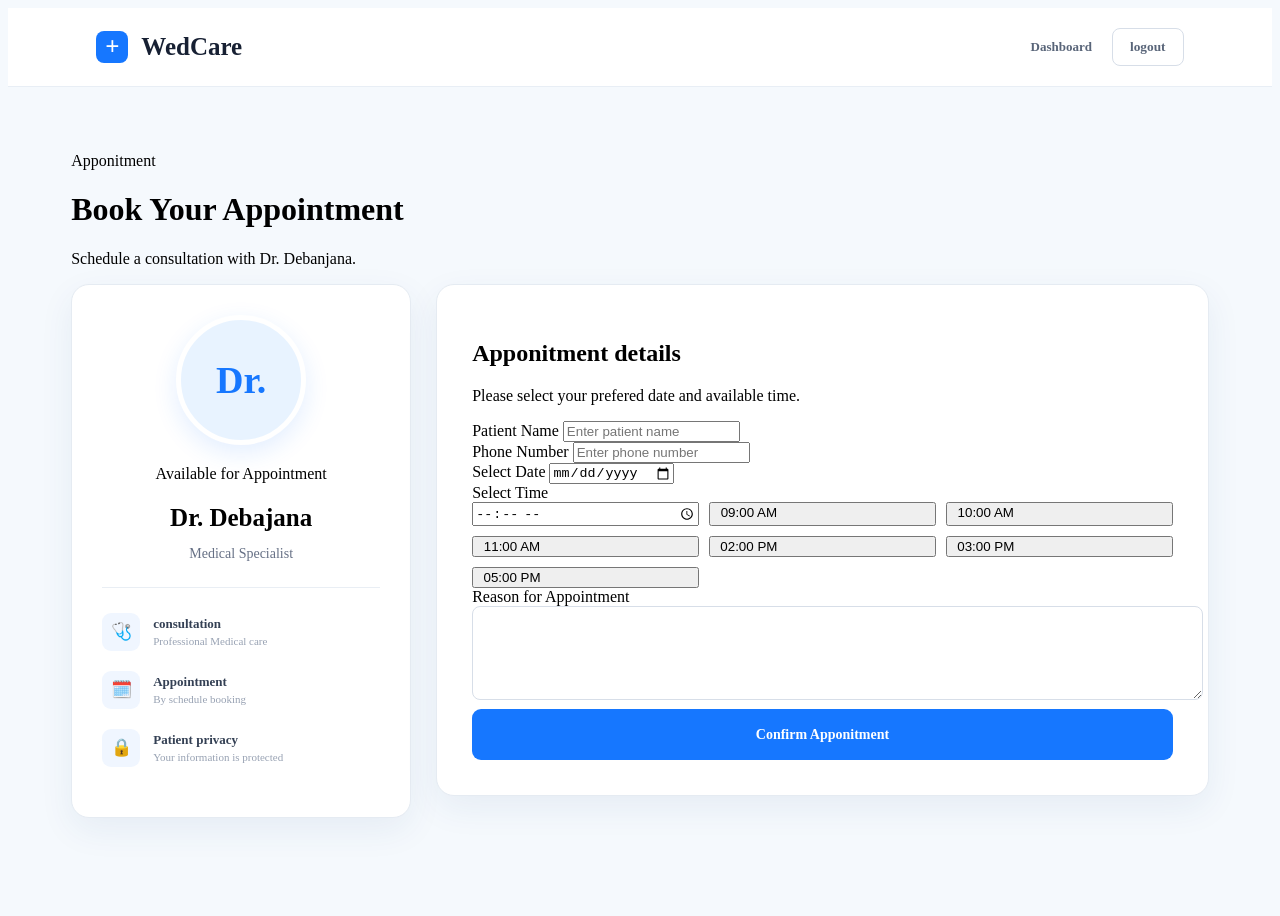
<file: appointment.html>
<!doctype html>
<html lang="en">
  <head>
    <meta charset="UTF-8" />
    <meta name="viewport" content="width=device-width, initial-scale=1.0" />
    <title>Book Appointment</title>
    <link rel="stylesheet" href="appointment.css" />
    <link
      href="https://fonts.googleapis.com/css2?family=Inter:wght@400;500;600;700;800&display=swap"
      rel="stylesheet"
    />
  </head>
  <body class="appointment-page">
    <!--navbar-->
    <header class="navbar">
      <div class="logo">
        <span>+</span>
        WedCare
      </div>
      <div class="appointment-nav">
        <a href="dashboard.html">Dashboard </a>
        <button onclick="logoutUser()" class="logout-btn">logout</button>
      </div>
    </header>
    <!--main-->
    <main class="appointment-container">
      <!--PAGE title-->
      <div class="appointment-headling">
        <span class="auth-label"> Apponitment</span>
        <h1>Book Your Appointment</h1>
        <p>Schedule a consultation with Dr. Debanjana.</p>
      </div>
      <div class="appointment-layout">
        <!--doctor card-->
        <aside class="appointment-doctor-card">
          <div class="doctor-avatar-large">Dr.</div>
          <span class="available"> Available for Appointment </span>
          <h2>Dr. Debajana</h2>
          <p class="doctor-speciality">Medical Specialist</p>
          <div class="doctor-line"></div>
          <div class="doctor-info-row">
            <span>🩺</span>
            <div>
              <strong>consultation</strong>
              <small>Professional Medical care</small>
            </div>
          </div>
          <div class="doctor-info-row">
            <span>🗓️</span>
            <div>
              <strong>Appointment</strong>
              <small>By schedule booking</small>
            </div>
          </div>
          <div class="doctor-info-row">
            <span>🔒</span>
            <div>
              <strong>Patient privacy</strong>
              <small>Your information is protected</small>
            </div>
          </div>
        </aside>
        <!--Booking form-->
        <section class="booking-card">
          <div class="booking title">
            <h2>Apponitment details</h2>
            <p>Please select your prefered date and available time.</p>
          </div>
          <form id="appointmentForm">
            <!--patient name-->
            <div class="form-group">
              <label for="patientNmae">Patient Name</label>
              <input
                type="text"
                id="patientNmae"
                placeholder="Enter patient name"
                required
              />
            </div>
            <!--Phone-->
            <div class="form-group">
              <label for="patientPhone">Phone Number</label>
              <input
                type="tel"
                id="patientPhone"
                placeholder="Enter phone number"
                required
              />
            </div>
            <!--Date-->
            <div class="form-group">
              <label for="appointmentDate">Select Date </label>
              <input type="date" id="appointmentDate" required />
            </div>
            <!--time-->
            <div class="form-group">
              <label for="appointmentTime">Select Time</label>
              <div class="time-slots" id="timeSlots">
                <input type="time" />
                <button type="button" class="time-slots" date-time="09:00 AM">
                  09:00 AM
                </button>
                <button type="button" class="time-slots" date-time="10:00 AM">
                  10:00 AM
                </button>
                <button type="button" class="time-slots" date-time="11:00 AM">
                  11:00 AM
                </button>
                <button type="button" class="time-slots" date-time="02:00 PM">
                  02:00 PM
                </button>
                <button type="button" class="time-slots" date-time="03:00 PM">
                  03:00 PM
                </button>
                <button type="button" class="time-slots" date-time="05:00 PM">
                  05:00 PM
                </button>
              </div>
              <input type="hidden" id="selectedTime" required />
            </div>
            <!--reason-->
            <div class="form-group">
              <label for="appointmentReason">Reason for Appointment</label>
              <textarea
                id="appointmentReason"
                rows="4"
                placeholder="Briefly describe the reason for your appointment...."
                required
              >
              </textarea>
            </div>
            <!--submit-->
            <button type="submit" class="confirm-btn">
              Confirm Apponitment
            </button>
          </form>
        </section>
      </div>
    </main>
    <script src="auth.js"></script>
    <script src="appointment.js"></script>
  </body>
</html>
</file>
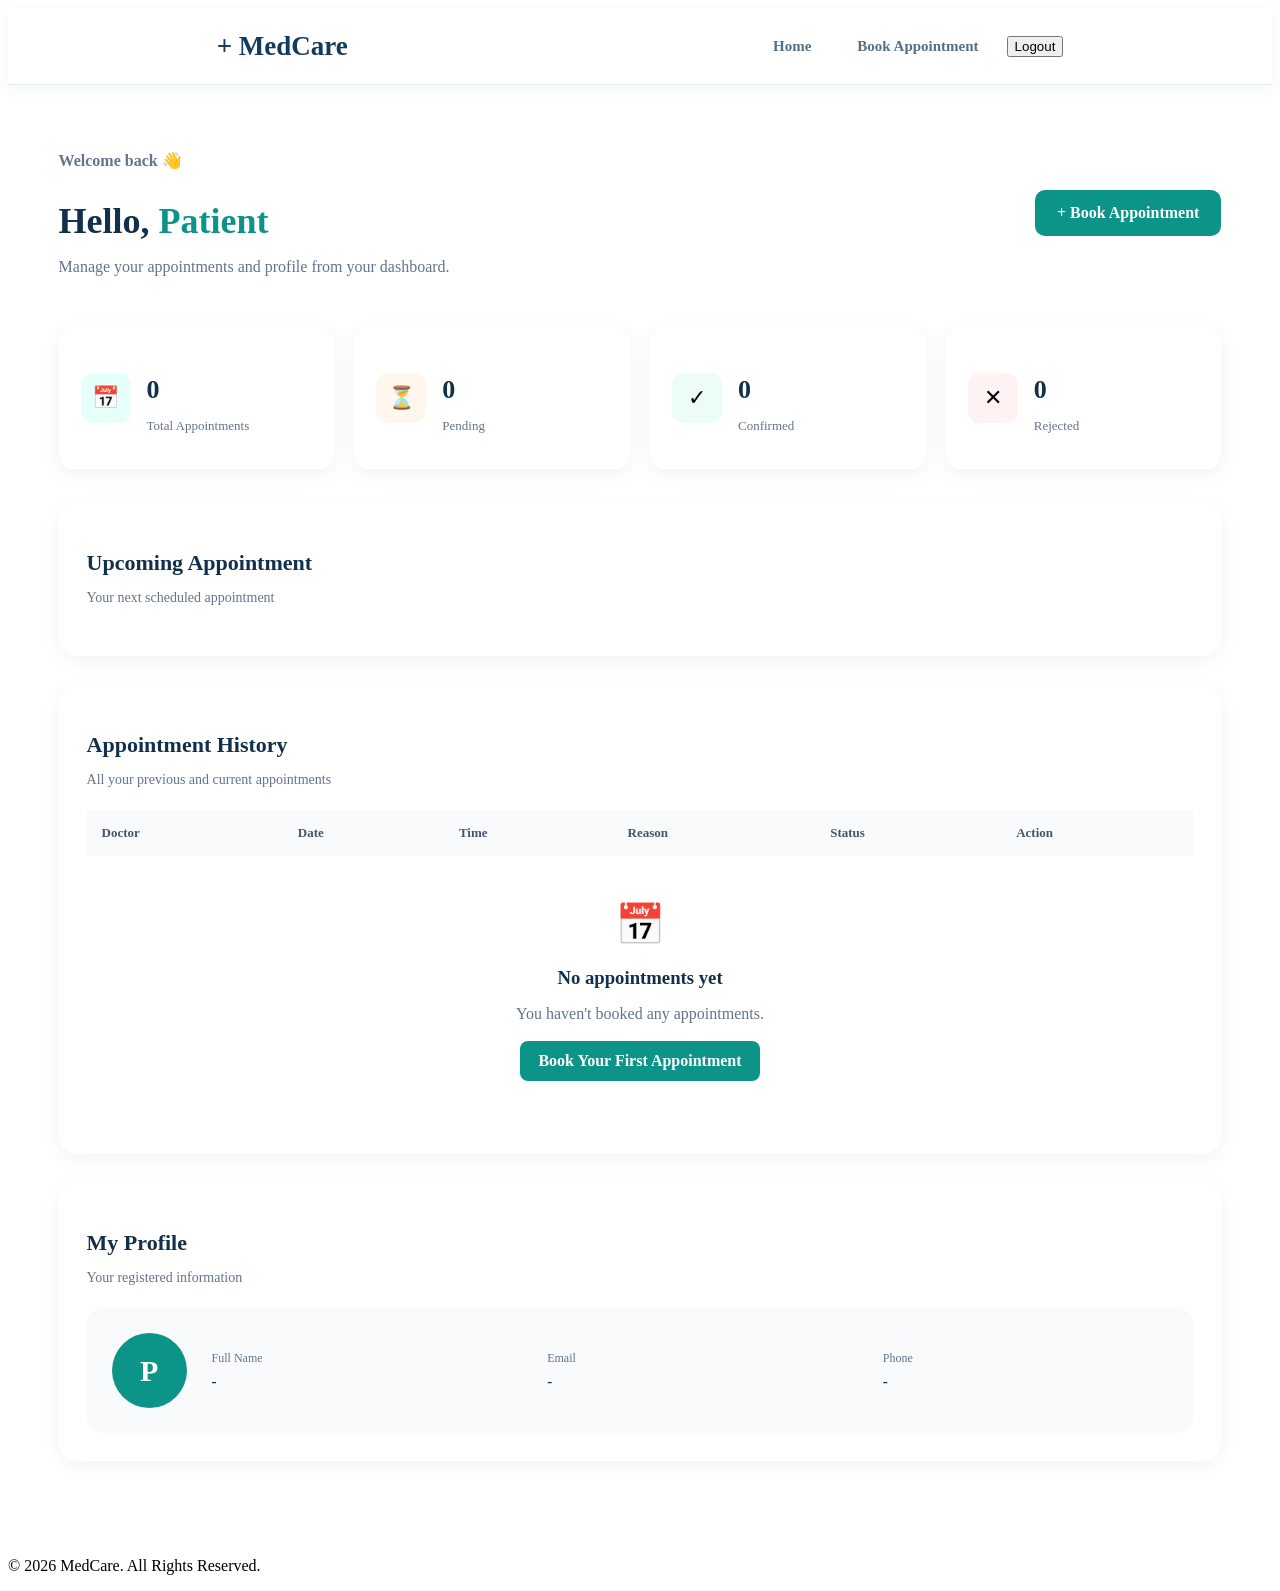
<file: dashboard.html>
<!doctype html>
<html lang="en">
  <head>
    <meta charset="UTF-8" />
    <meta name="viewport" content="width=device-width, initial-scale=1.0" />

    <title>Patient Dashboard | MedCare</title>

    <link rel="stylesheet" href="dashboard.css" />
    <link
      href="https://fonts.googleapis.com/css2?family=Inter:wght@400;500;600;700;800&display=swap"
      rel="stylesheet"
    />
  </head>

  <body class="dashboard-body">
    <!--  NAVBAR -->
    <header class="navbar">
      <div class="logo"><span>+</span> MedCare</div>

      <nav>
        <a href="index.html">Home</a>
        <a href="appointment.html">Book Appointment</a>
        <button class="logout-btn" onclick="logoutUser()">Logout</button>
      </nav>
    </header>

    <!-- DASHBOARD -->
    <main class="patient-dashboard">
      <!-- Welcome -->
      <section class="dashboard-welcome">
        <div>
          <p class="welcome-small">Welcome back 👋</p>
          <h1>Hello, <span id="patientName">Patient</span></h1>
          <p>Manage your appointments and profile from your dashboard.</p>
        </div>

        <a href="appointment.html" class="dashboard-book-btn">
          + Book Appointment
        </a>
      </section>

      <!--  STATISTICS -->
      <section class="dashboard-stats">
        <div class="dashboard-stat-card">
          <div class="stat-icon">📅</div>
          <div>
            <h3 id="totalAppointments">0</h3>
            <p>Total Appointments</p>
          </div>
        </div>

        <div class="dashboard-stat-card">
          <div class="stat-icon pending-icon">⏳</div>
          <div>
            <h3 id="pendingAppointments">0</h3>
            <p>Pending</p>
          </div>
        </div>

        <div class="dashboard-stat-card">
          <div class="stat-icon confirmed-icon">✓</div>
          <div>
            <h3 id="confirmedAppointments">0</h3>
            <p>Confirmed</p>
          </div>
        </div>

        <div class="dashboard-stat-card">
          <div class="stat-icon rejected-icon">✕</div>
          <div>
            <h3 id="rejectedAppointments">0</h3>
            <p>Rejected</p>
          </div>
        </div>
      </section>

      <!-- UPCOMING APPOINTMENT -->
      <section class="dashboard-section">
        <div class="section-heading">
          <div>
            <h2>Upcoming Appointment</h2>
            <p>Your next scheduled appointment</p>
          </div>
        </div>

        <div id="upcomingAppointment">
          <!-- JavaScript will load appointment here -->
        </div>
      </section>

      <!--  APPOINTMENT HISTORY  -->
      <section class="dashboard-section">
        <div class="section-heading">
          <div>
            <h2>Appointment History</h2>
            <p>All your previous and current appointments</p>
          </div>
        </div>

        <div class="appointment-history-container">
          <div class="appointment-table-wrapper">
            <table class="patient-appointment-table">
              <thead>
                <tr>
                  <th>Doctor</th>
                  <th>Date</th>
                  <th>Time</th>
                  <th>Reason</th>
                  <th>Status</th>
                  <th>Action</th>
                </tr>
              </thead>

              <tbody id="appointmentHistoryBody">
                <!-- JavaScript -->
              </tbody>
            </table>
          </div>

          <div id="noAppointments" class="patient-empty-state">
            <div>📅</div>
            <h3>No appointments yet</h3>
            <p>You haven't booked any appointments.</p>

            <a href="appointment.html"> Book Your First Appointment </a>
          </div>
        </div>
      </section>

      <!-- PROFILE  -->
      <section class="dashboard-section">
        <div class="section-heading">
          <div>
            <h2>My Profile</h2>
            <p>Your registered information</p>
          </div>
        </div>

        <div class="profile-card">
          <div class="profile-avatar" id="profileAvatar">P</div>

          <div class="profile-details">
            <div class="profile-item">
              <span>Full Name</span>
              <strong id="profileName">-</strong>
            </div>

            <div class="profile-item">
              <span>Email</span>
              <strong id="profileEmail">-</strong>
            </div>

            <div class="profile-item">
              <span>Phone</span>
              <strong id="profilePhone">-</strong>
            </div>
          </div>
        </div>
      </section>
    </main>

    <!-- FOOTER -->
    <footer class="footer">
      <p>© 2026 MedCare. All Rights Reserved.</p>
    </footer>

    <script src="auth.js"></script>
    <script src="dashboard.js"></script>
  </body>
</html>
</file>
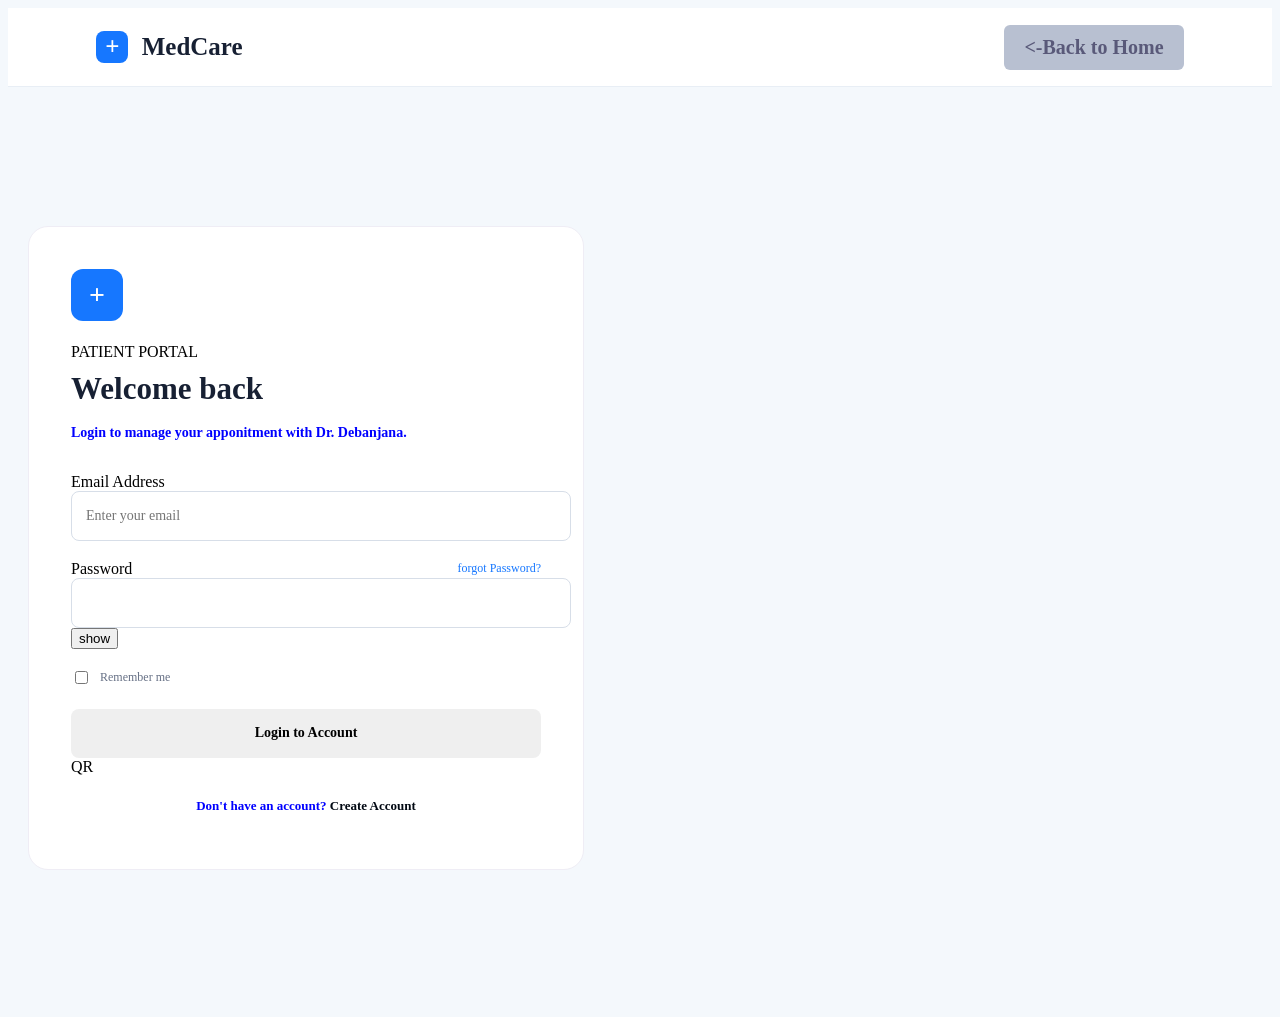
<file: login.html>
<!doctype html>
<html lang="en">
  <head>
    <meta charset="UTF-8" />
    <meta name="viewport" content="width=device-width, initial-scale=1.0" />
    <title>Patient Login | WedCare</title>
    <link rel="stylesheet" href="style.css" />
    <link
      href="https://fonts.googleapis.com/css2?family=Inter:wght@400;500;600;700;800&display=swap"
      rel="stylesheet"
    />
  </head>
  <body class="auth-page">
    <!--navber-->
    <header class="navbar">
      <div class="logo">
        <span>+</span>
        MedCare
      </div>
      <a href="index.html" class="back-home-btn"> <-Back to Home </a>
    </header>
    <!--login-->
    <main class="auth-container">
      <div class="auth-card">
        <div class="auth-icon">+</div>
        <span>PATIENT PORTAL</span>
        <h1>Welcome back</h1>
        <p class="auth-description">
          Login to manage your apponitment with Dr. Debanjana.
        </p>
        <form id="loginForm">
          <!--Email-->
          <div class="form-group">
            <label for="loginEmail"> Email Address </label>
            <input
              type="email"
              id="loginEmail"
              placeholder="Enter your email"
              required
            />
          </div>
          <!--Password-->
          <div class="form-group">
            <div class="label-row">
              <label for="loginPassword"> Password </label>
              <a href="#" onclick="forgotPassword(event)">forgot Password?</a>
            </div>
            <div class="passsword-box">
              <input type="password" id="loginPassword" required />
              <button
                type="button"
                onclick="togglePassword('loginPassword', this)"
              >
                show
              </button>
            </div>
          </div>
          <!--Remember-->
          <label class="remember">
            <input type="checkbox" />
            Remember me
          </label>
          <button type="submit" class="auth-submit">Login to Account</button>
        </form>
        <div class="divider">
          <span>QR</span>
        </div>
        <p class="auth-switch">
          Don't have an account?
          <a href="register.html"> Create Account </a>
        </p>
      </div>
    </main>
    <script src="auth.js"></script>
  </body>
</html>
</file>
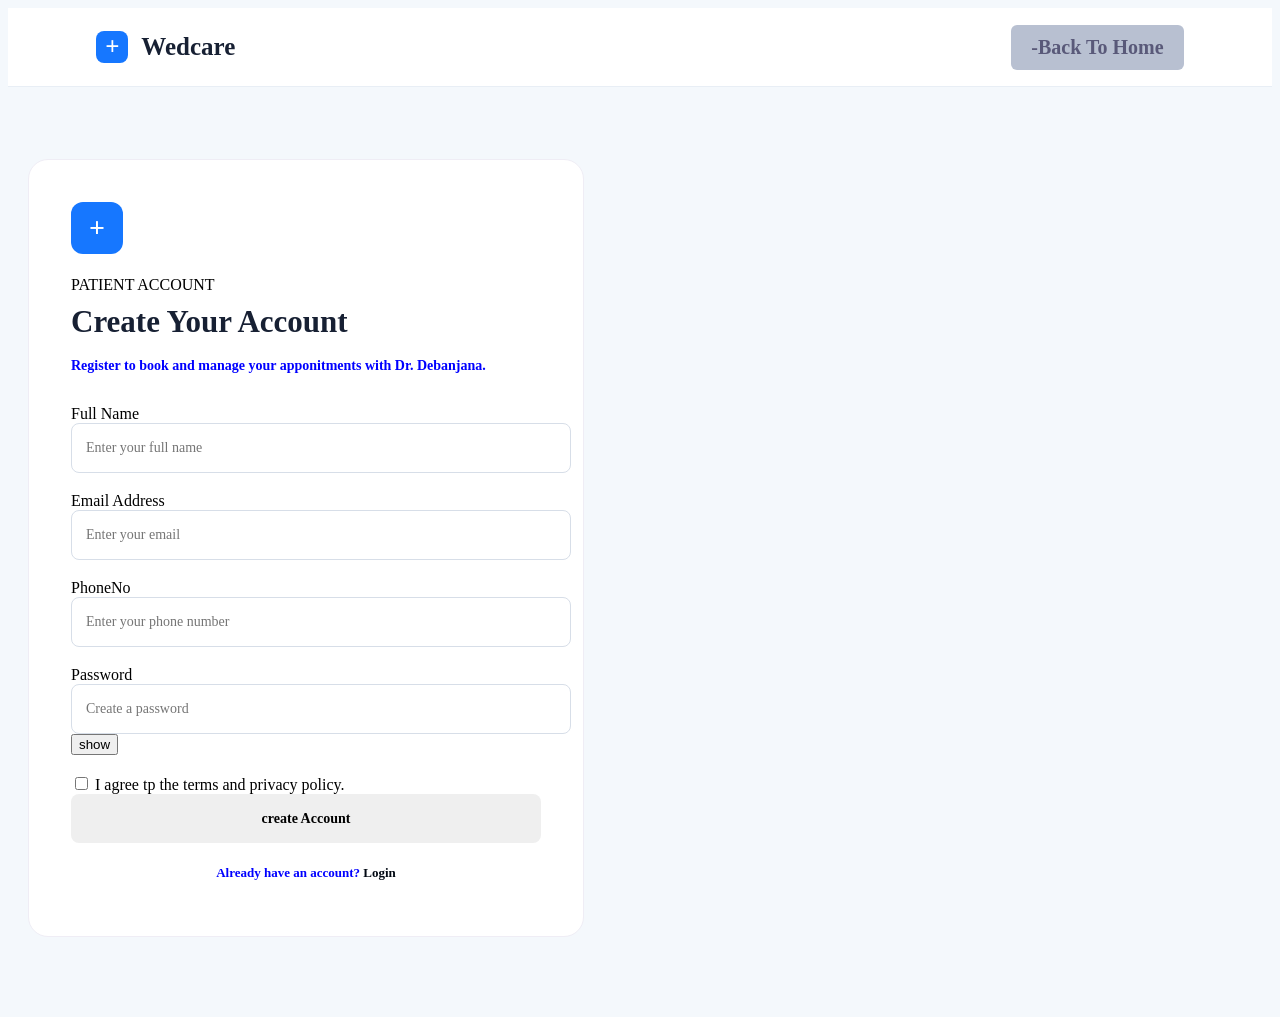
<file: register.html>
<!doctype html>
<html lang="en">
  <head>
    <meta charset="UTF-8" />
    <meta name="viewport" content="width=device-width, initial-scale=1.0" />
    <title>Create Account</title>
    <link rel="stylesheet" href="style.css" />
    <link
      href="https://fonts.googleapis.com/css2?family=Inter:wght@400;500;600;700;800&display=swap"
      rel="stylesheet"
    />
  </head>
  <body class="auth-page">
    <!--navar-->
    <header class="navbar">
      <div class="logo">
        <span>+</span>
        Wedcare
      </div>
      <a href="index.html" class="back-home-btn"> -Back To Home </a>
    </header>
    <!--Register-->
    <main class="auth-container">
      <div class="auth-card">
        <div class="auth-icon">+</div>
        <span class="auth-level"> PATIENT ACCOUNT</span>
        <h1>Create Your Account</h1>
        <p class="auth-description">
          Register to book and manage your apponitments with Dr. Debanjana.
        </p>
        <form id="registerFrom">
          <!--Full name-->
          <div class="form-group">
            <label for="registerName">Full Name </label>
            <input
              type="text"
              id="registerName"
              placeholder="Enter your full name"
              required
            />
          </div>
          <!--Email-->
          <div class="form-group">
            <label for="registerEmail">Email Address </label>
            <input
              type="email"
              id="registerFrom"
              placeholder="Enter your email"
              required
            />
          </div>
          <!--phone-->
          <div class="form-group">
            <label for="registerPhone"> PhoneNo </label>
            <input
              type="tel"
              id="registerPhone"
              placeholder="Enter your phone number"
              required
            />
          </div>
          <!--password-->
          <div class="form-group">
            <label for="registerPassword"> Password </label>
            <div class="passsword-box">
              <input
                type="password"
                id="registerFrom"
                placeholder="Create a password"
                required
              />
              <button
                type="button"
                onclick="togglepassword('registerPassword', this)"
              >
                show
              </button>
            </div>
          </div>
          <!--Terms-->
          <label class="terms">
            <input type="checkbox" id="terms" required />
            <span>I agree tp the terms and privacy policy.</span>
          </label>
          <button type="submit" class="auth-submit">create Account</button>
        </form>
        <p class="auth-switch">
          Already have an account?
          <a href="login.html">Login</a>
        </p>
      </div>
    </main>
    <script src="auth.js"></script>
  </body>
</html>
</file>
<file: appointment.css>
/* APPOINTMENT PAGE */

.appointment-page {
  background: #f5f9fd;
  min-height: 100vh;
}

/* APPOINTMENT NAV */
.navbar {
  height: 78px;
  padding: 0 7%;
  display: flex;
  align-items: center;
  justify-content: space-between;
  background: white;
  border-bottom: 1px solid #e8eef5;
}

.logo {
  font-size: 25px;
  font-weight: 800;
  color: #172033;
}

.logo span {
  display: inline-flex;
  align-items: center;
  justify-content: center;

  width: 32px;
  height: 32px;

  margin-right: 7px;

  background: #1677ff;
  color: white;

  border-radius: 8px;
}

nav {
  display: flex;
  gap: 32px;
}

nav a {
  text-decoration: none;
  color: #596579;
  font-size: 14px;
  font-weight: 600;
}

nav a:hover,
nav a.active {
  color: #1677ff;
}

.nav-buttons {
  display: flex;
  gap: 10px;
}

.login-btn,
.register-btn {
  text-decoration: none;
  padding: 11px 20px;
  border-radius: 8px;
  font-size: 14px;
  font-weight: 600;
}

.login-btn {
  color: #1677ff;
  border: 1px solid #1677ff;
}

.appointment-nav {
  display: flex;
  align-items: center;
  gap: 20px;
}

.appointment-nav a {
  text-decoration: none;
  color: #596579;
  font-size: 13px;
  font-weight: 700;
}

.appointment-nav a:hover {
  color: #1677ff;
}

.logout-btn {
  border: 1px solid #d7dee8;
  background: white;

  padding: 10px 17px;

  border-radius: 8px;

  color: #596579;

  font-family: inherit;
  font-weight: 600;

  cursor: pointer;
}

/* CONTAINER */

.appointment-container {
  max-width: 1150px;

  margin: auto;

  padding: 65px 5%;
}

/* HEADING */

.appointment-heading {
  text-align: center;

  margin-bottom: 45px;
}

.appointment-heading h1 {
  font-size: 40px;

  margin: 10px 0;
}

.appointment-heading p {
  color: #667085;

  font-size: 14px;
}

/*  LAYOUT */

.appointment-layout {
  display: grid;

  grid-template-columns: 340px 1fr;

  gap: 25px;

  align-items: start;
}

/*  DOCTOR CARD  */

.appointment-doctor-card {
  background: white;

  border: 1px solid #e5ebf2;

  border-radius: 18px;

  padding: 30px;

  text-align: center;

  box-shadow: 0 12px 35px rgba(31, 73, 125, 0.07);
}

.doctor-avatar-large {
  width: 120px;
  height: 120px;

  margin: 0 auto 20px;

  border-radius: 50%;

  display: flex;
  align-items: center;
  justify-content: center;

  background: #e8f3ff;

  color: #1677ff;

  font-size: 38px;
  font-weight: 800;

  border: 5px solid white;

  box-shadow: 0 8px 25px rgba(22, 119, 255, 0.12);
}

.appointment-doctor-card .available {
  display: block;

  margin-bottom: 10px;
}

.appointment-doctor-card h2 {
  font-size: 25px;

  margin-bottom: 5px;
}

.doctor-speciality {
  color: #667085;

  font-size: 14px;
}

.doctor-line {
  height: 1px;

  background: #e9eef4;

  margin: 25px 0;
}

.doctor-info-row {
  display: flex;

  align-items: center;

  text-align: left;

  gap: 13px;

  margin-bottom: 20px;
}

.doctor-info-row > span {
  width: 38px;
  height: 38px;

  display: flex;

  align-items: center;
  justify-content: center;

  background: #f0f6ff;

  border-radius: 9px;

  font-size: 17px;
}

.doctor-info-row strong {
  display: block;

  color: #344054;

  font-size: 13px;
}

.doctor-info-row small {
  display: block;

  color: #98a2b3;

  font-size: 11px;

  margin-top: 3px;
}

/* BOOKING CARD */

.booking-card {
  background: white;

  border: 1px solid #e5ebf2;

  border-radius: 18px;

  padding: 35px;

  box-shadow: 0 12px 35px rgba(31, 73, 125, 0.07);
}

.booking-title {
  border-bottom: 1px solid #edf1f5;

  padding-bottom: 22px;

  margin-bottom: 25px;
}

.booking-title h2 {
  font-size: 23px;

  margin-bottom: 7px;
}

.booking-title p {
  color: #667085;

  font-size: 13px;
}

/* TEXTAREA */

.form-group textarea {
  width: 100%;

  padding: 14px;

  border: 1px solid #d7dee8;

  border-radius: 8px;

  outline: none;

  resize: vertical;

  font-family: inherit;

  font-size: 14px;
}

.form-group textarea:focus {
  border-color: #1677ff;

  box-shadow: 0 0 0 3px rgba(22, 119, 255, 0.1);
}

/* TIME SLOTS */

.time-slots {
  display: grid;

  grid-template-columns: repeat(3, 1fr);

  gap: 10px;
}

.time-slot {
  padding: 12px 8px;

  border: 1px solid #d7dee8;

  background: white;

  border-radius: 8px;

  color: #344054;

  font-family: inherit;

  font-size: 13px;

  font-weight: 600;

  cursor: pointer;

  transition: 0.2s;
}

.time-slot:hover {
  border-color: #1677ff;

  color: #1677ff;

  background: #f5f9ff;
}

.time-slot.selected {
  background: #1677ff;

  color: white;

  border-color: #1677ff;
}

/* CONFIRM BUTTON  */

.confirm-btn {
  width: 100%;

  height: 51px;

  border: none;

  border-radius: 9px;

  background: #1677ff;

  color: white;

  font-family: inherit;

  font-size: 14px;

  font-weight: 700;

  cursor: pointer;

  margin-top: 5px;

  transition: 0.2s;
}

.confirm-btn:hover {
  background: #0d68e5;

  transform: translateY(-1px);
}

/* RESPONSIVE */

@media (max-width: 850px) {
  .appointment-layout {
    grid-template-columns: 1fr;
  }

  .appointment-doctor-card {
    max-width: 600px;

    width: 100%;

    margin: auto;
  }
}

@media (max-width: 550px) {
  .appointment-container {
    padding: 40px 15px;
  }

  .appointment-heading h1 {
    font-size: 30px;
  }

  .booking-card {
    padding: 23px 18px;
  }

  .time-slots {
    grid-template-columns: repeat(2, 1fr);
  }

  .appointment-nav {
    gap: 8px;
  }

  .appointment-nav a {
    font-size: 11px;
  }

  .logout-btn {
    padding: 8px 12px;

    font-size: 11px;
  }
}
</file>
<file: dashboard.css>
/* PATIENT DASHBOARD */
/* NAVBAR */
.dashboard-body .navbar {
  height: 76px;
  padding: 0 5px;
  background: #ffffff;
  display: flex;
  align-items: center;
  justify-content: space-around;
  border-bottom: 1px solid #e5eef3;
  box-shadow: 0 3px 15px rgba(20, 70, 90, 0.06);
}
.dashboard-body .logo {
  font-size: 27px;
  font-weight: 800;
  color: #123b5d;
}
.dashboard-body .navbar nav {
  display: flex;
  align-items: center;
  gap: 10px;
}
.dashboard-body .navbar nav a {
  text-decoration: none;
  color: #527087;
  font-size: 15px;
  font-weight: 600;
  padding: 12px 18px;
  border-radius: 8px;
  transition: 0.3s;
}
.dashboard-body .navbar nav a:hover {
  color: #0d9488;
  background: #e9f8f6;
}
/* DASHBOARD MAIN */

.patient-dashboard {
  width: 92%;
  max-width: 1200px;
  margin: 0 auto;
  padding: 50px 0;
}

/* WELCOME */

.dashboard-welcome {
  display: flex;
  justify-content: space-between;
  align-items: center;
  gap: 25px;
  margin-bottom: 35px;
}

.welcome-small {
  color: #0d9488;
  font-weight: 600;
  margin-bottom: 8px;
}

.dashboard-welcome h1 {
  font-size: 36px;
  color: #12304a;
  margin-bottom: 8px;
}

.dashboard-welcome h1 span {
  color: #0d9488;
}

.dashboard-welcome p {
  color: #64748b;
}

.dashboard-book-btn {
  background: #0d9488;
  color: white;
  text-decoration: none;
  padding: 14px 22px;
  border-radius: 10px;
  font-weight: 600;
  transition: 0.3s;
}

.dashboard-book-btn:hover {
  background: #0f766e;
  transform: translateY(-2px);
}

/* STATISTICS */

.dashboard-stats {
  display: grid;
  grid-template-columns: repeat(4, 1fr);
  gap: 20px;
  margin-bottom: 35px;
}

.dashboard-stat-card {
  background: white;
  border-radius: 15px;
  padding: 22px;
  display: flex;
  align-items: center;
  gap: 16px;
  box-shadow: 0 5px 20px rgba(15, 23, 42, 0.06);
}

.stat-icon {
  width: 50px;
  height: 50px;
  border-radius: 12px;
  background: #e6fffb;
  display: flex;
  justify-content: center;
  align-items: center;
  font-size: 22px;
}

.pending-icon {
  background: #fff7ed;
}

.confirmed-icon {
  background: #ecfdf5;
}

.rejected-icon {
  background: #fef2f2;
}

.dashboard-stat-card h3 {
  font-size: 26px;
  color: #12304a;
  margin-bottom: 4px;
}

.dashboard-stat-card p {
  font-size: 13px;
  color: #64748b;
}

/* SECTIONS */

.dashboard-section {
  background: white;
  border-radius: 18px;
  padding: 28px;
  margin-bottom: 30px;
  box-shadow: 0 5px 20px rgba(15, 23, 42, 0.05);
}

.section-heading {
  margin-bottom: 22px;
}

.section-heading h2 {
  color: #12304a;
  font-size: 22px;
  margin-bottom: 5px;
}

.section-heading p {
  color: #64748b;
  font-size: 14px;
}

/* UPCOMING APPOINTMENT */

.upcoming-card {
  border: 1px solid #dbeafe;
  border-radius: 15px;
  padding: 22px;
  display: flex;
  justify-content: space-between;
  align-items: center;
  gap: 20px;
  background: #f8fbff;
}

.upcoming-doctor {
  display: flex;
  align-items: center;
  gap: 15px;
}

.doctor-small-avatar {
  width: 55px;
  height: 55px;
  border-radius: 50%;
  background: #0d9488;
  color: white;
  display: flex;
  align-items: center;
  justify-content: center;
  font-size: 22px;
  font-weight: 700;
}

.upcoming-doctor h3 {
  color: #12304a;
  margin-bottom: 5px;
}

.upcoming-doctor p {
  color: #64748b;
  font-size: 13px;
}

.upcoming-info {
  display: flex;
  align-items: center;
  gap: 35px;
}

.upcoming-info div {
  display: flex;
  flex-direction: column;
  gap: 6px;
}

.upcoming-info span {
  color: #64748b;
  font-size: 12px;
}

.upcoming-info strong {
  color: #12304a;
}

/* Empty upcoming */

.upcoming-empty {
  text-align: center;
  padding: 35px;
  border: 1px dashed #cbd5e1;
  border-radius: 15px;
}

.upcoming-empty > div {
  font-size: 35px;
  margin-bottom: 10px;
}

.upcoming-empty h3 {
  color: #12304a;
  margin-bottom: 7px;
}

.upcoming-empty p {
  color: #64748b;
  margin-bottom: 18px;
}

.upcoming-empty a {
  display: inline-block;
  background: #0d9488;
  color: white;
  padding: 11px 18px;
  border-radius: 8px;
  text-decoration: none;
  font-weight: 600;
}

/* APPOINTMENT TABLE  */

.appointment-table-wrapper {
  width: 100%;
  overflow-x: auto;
}

.patient-appointment-table {
  width: 100%;
  border-collapse: collapse;
  min-width: 750px;
}

.patient-appointment-table th {
  background: #f8fafc;
  color: #475569;
  font-size: 13px;
  text-align: left;
  padding: 15px;
}

.patient-appointment-table td {
  padding: 16px 15px;
  border-bottom: 1px solid #e2e8f0;
  color: #475569;
  font-size: 14px;
}

.patient-appointment-table td strong {
  color: #12304a;
}

/* STATUS */

.patient-status {
  display: inline-block;
  padding: 6px 10px;
  border-radius: 20px;
  font-size: 12px;
  font-weight: 600;
}

.patient-status.pending {
  background: #fff7ed;
  color: #c2410c;
}

.patient-status.confirmed {
  background: #ecfdf5;
  color: #047857;
}

.patient-status.rejected {
  background: #fef2f2;
  color: #dc2626;
}

.patient-status.cancelled {
  background: #f1f5f9;
  color: #475569;
}

/* CANCEL BUTTON  */

.cancel-appointment-btn {
  border: none;
  background: #fee2e2;
  color: #dc2626;
  padding: 7px 12px;
  border-radius: 7px;
  cursor: pointer;
  font-size: 12px;
  font-weight: 600;
}

.cancel-appointment-btn:hover {
  background: #fecaca;
}

.no-action {
  color: #94a3b8;
}

/* EMPTY STATE */

.patient-empty-state {
  text-align: center;
  padding: 45px 20px;
}

.patient-empty-state > div {
  font-size: 40px;
  margin-bottom: 10px;
}

.patient-empty-state h3 {
  color: #12304a;
  margin-bottom: 7px;
}

.patient-empty-state p {
  color: #64748b;
  margin-bottom: 18px;
}

.patient-empty-state a {
  display: inline-block;
  background: #0d9488;
  color: white;
  text-decoration: none;
  padding: 11px 18px;
  border-radius: 8px;
  font-weight: 600;
}

/* PROFILE */

.profile-card {
  display: flex;
  align-items: center;
  gap: 25px;
  padding: 25px;
  background: #f8fafc;
  border-radius: 15px;
}

.profile-avatar {
  width: 75px;
  height: 75px;
  border-radius: 50%;
  background: #0d9488;
  color: white;
  display: flex;
  align-items: center;
  justify-content: center;
  font-size: 30px;
  font-weight: 700;
}

.profile-details {
  display: grid;
  grid-template-columns: repeat(3, 1fr);
  gap: 50px;
  flex: 1;
}

.profile-item {
  display: flex;
  flex-direction: column;
  gap: 7px;
}

.profile-item span {
  color: #64748b;
  font-size: 12px;
}

.profile-item strong {
  color: #12304a;
  font-size: 15px;
}

/* MOBILE RESPONSIVE */

@media (max-width: 900px) {
  .dashboard-stats {
    grid-template-columns: repeat(2, 1fr);
  }

  .upcoming-card {
    flex-direction: column;
    align-items: flex-start;
  }

  .upcoming-info {
    width: 100%;
    justify-content: space-between;
    gap: 15px;
  }

  .profile-details {
    grid-template-columns: 1fr;
    gap: 15px;
  }
}

@media (max-width: 600px) {
  .patient-dashboard {
    width: 94%;
    padding: 30px 0;
  }

  .dashboard-welcome {
    flex-direction: column;
    align-items: flex-start;
  }

  .dashboard-welcome h1 {
    font-size: 28px;
  }

  .dashboard-book-btn {
    width: 100%;
    text-align: center;
  }

  .dashboard-stats {
    grid-template-columns: 1fr;
  }

  .dashboard-section {
    padding: 18px;
  }

  .upcoming-info {
    flex-direction: column;
    align-items: flex-start;
  }

  .profile-card {
    flex-direction: column;
    align-items: flex-start;
  }
}
</file>
<file: style.css>
/*Authentication pages */
.navbar {
  height: 78px;
  padding: 0 7%;
  display: flex;
  align-items: center;
  justify-content: space-between;
  background: white;
  border-bottom: 1px solid #e8eef5;
}

.logo {
  font-size: 25px;
  font-weight: 800;
  color: #172033;
}

.logo span {
  display: inline-flex;
  align-items: center;
  justify-content: center;

  width: 32px;
  height: 32px;

  margin-right: 7px;

  background: #1677ff;
  color: white;

  border-radius: 8px;
}
.navbar {
  display: flex;
}
.navbar a {
  text-decoration: none;
  color: #595979;
  font-size: 20px;
  font-weight: 600;
}

.navbar a:hover,
nav a.active {
  color: #02132b;
}

.back-home-btn {
  text-decoration: none;
  padding: 11px 20px;
  border-radius: 6px;
  font-size: 14px;
  font-weight: 800;
  background-color: #b8c0d1;
}

.auth-page {
  min-height: 100vh;
  background: #f4f8fc;
}
/* back home */
.back-home {
  text-decoration: none;
  color: #596579;
  font-size: 14px;
  font-weight: 800;
}
.back-home:hover {
  color: #1677ff;
}
/* auth-container */
.auth-container {
  min-height: calc(100vh - 78px);
  display: flex;
  align-items: center;
  padding: 50px 20px;
}
/* auth-card */
.auth-card {
  width: 100%;
  max-width: 470px;
  background: white;
  padding: 42px;
  border-radius: 20px;
  border: 1px solid #efedf5;
  box-shadow: 0 20px 60px rgb(31, 73, 125 0);
}
.auth-card p {
  font-weight: bold;
  color: blue;
}
/* icon */
.auth-icon {
  width: 52px;
  height: 52px;
  display: flex;
  align-items: center;
  justify-content: center;
  background: #1677ff;
  color: white;
  border-radius: 12px;
  font-size: 28px;
  font-weight: 800;
  margin-bottom: 22px;
}
/* heading */
.auth-label {
  color: #1677ff;
  font-size: 11px;
  font-weight: 800;
  letter-spacing: 1.5px;
}
.auth-card h1 {
  font-size: 31px;
  margin: 10px 0 8px;
  color: #172033;
}
.auth-description {
  color: #667085;
  font-size: 14px;
  line-height: 1.7;
  margin-bottom: 28px;
}
/* form */
.form-group {
  margin-bottom: 19px;
}
.form-label {
  display: block;
  font-size: 13px;
  font-weight: 700;
  color: #344054;
  margin-bottom: 8px;
}
.form-group input {
  width: 100%;
  height: 48px;
  border: 1px solid #d7dee8;
  padding: 0 14px;
  border-radius: 8px;
  outline: none;
  font-family: inherit;
  font-size: 14px;
  transition: 0.2s;
}
.form-group input:focus {
  border-color: #1677ff;
  box-shadow: 0 0 0 3px rgba(22, 119, 255, 0.1);
}
/* password */
.password-box {
  display: flex;
  border: 1px solid #d7dee8;
  border-radius: 8px;
  overflow: hidden;
  background: white;
}
.password-box:focus-within {
  border-color: #1677ff;
}
.password-box input {
  border: none;
  box-shadow: none;
  flex: 1;
}
.password-box button {
  border: none;
  background: white;
  color: #1677ff;
  font-weight: 700;
  padding: 0 14px;
  cursor: pointer;
}
/* label-row */
.label-row {
  display: flex;
  align-items: center;
  justify-content: space-between;
}
.label-row a {
  color: #1677ff;
  font-size: 12px;
  text-decoration: none;
}
/* term */
.term,
.remember {
  display: flex;
  align-items: center;
  gap: 9px;
  font-size: 12px;
  color: #667085;
  margin: 5px 0 22px;
  cursor: pointer;
}
.term input,
.remember input {
  accent-color: #1677ff;
}
/* submit */
.auth-submit {
  width: 100%;
  height: 49px;
  border: none;
  border-radius: 8px;
  color: black;
  font-family: inherit;
  font-size: 14px;
  font-weight: 700;
  cursor: pointer;
  transition: 0.2s;
}
.auth-submit:hover {
  background: #06e920;
  transform: translate(-1px);
}
/* switch */
.auth-switch {
  text-align: center;
  color: #00030a;
  font-weight: 600;
  font-size: 13px;
  margin-top: 22px;
}
.auth-switch a {
  color: #010812;
  font-weight: 700;
  text-decoration: none;
}
/* divider */
divider {
  display: flex;
  align-items: center;
  gap: 15px;
  margin: 27px 0 200px;
  color: #98a2b3;
  font-size: 11px;
}
.divider::before,
.divider::after {
  content: "";
  height: 1px;
  flex: 1;
  background: #e5eaf0;
}
</file>
